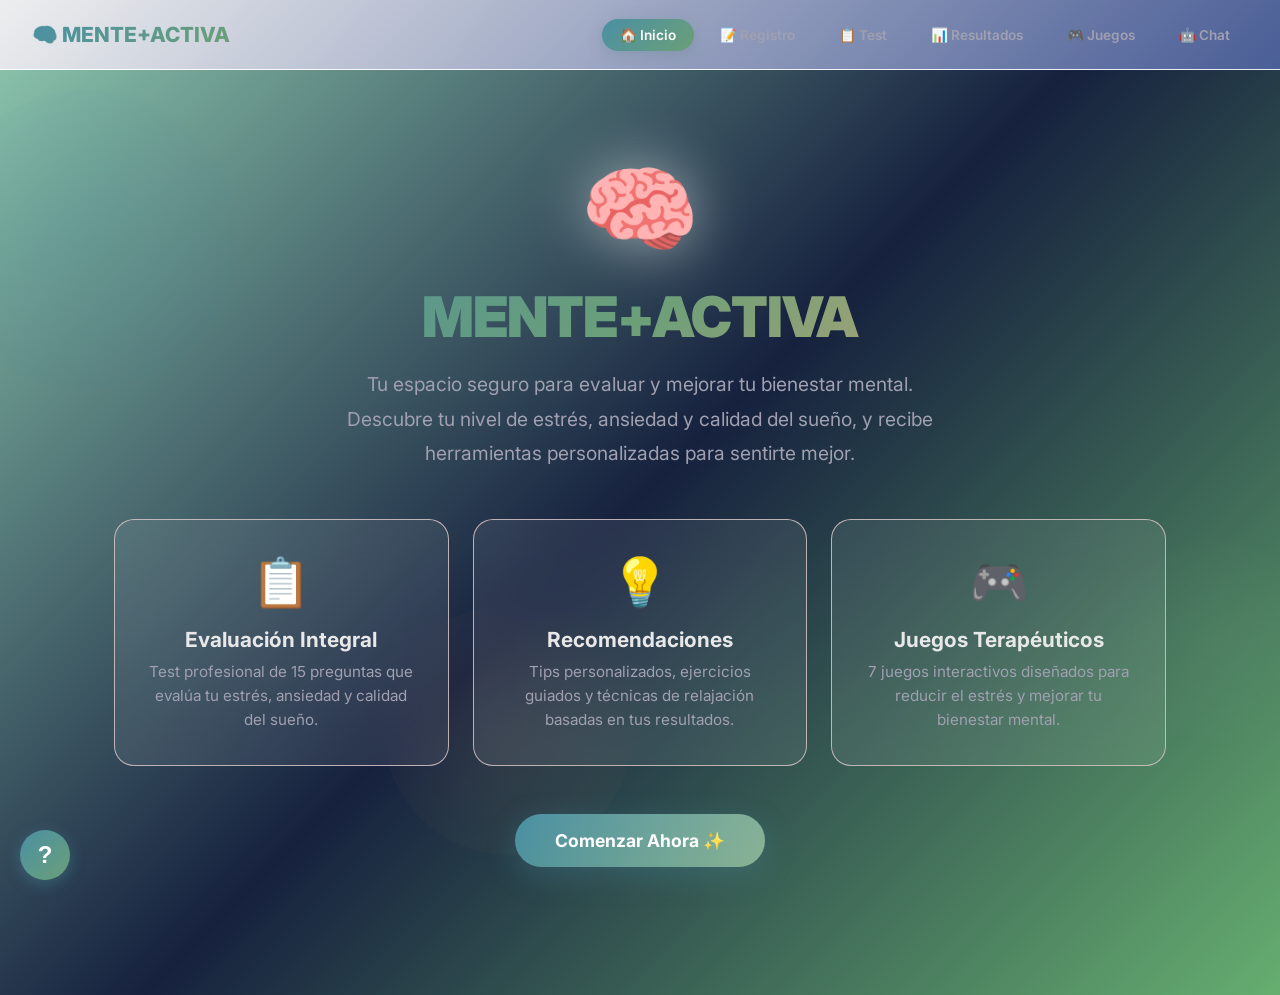
<file: menteactiva.html>
<!DOCTYPE html>
<html lang="es">
<head>
  <meta charset="UTF-8">
  <meta name="viewport" content="width=device-width, initial-scale=1.0">
  <title>MENTE+ACTIVA - Bienestar Mental</title>
  <link rel="icon" type="image/svg+xml" href="data:image/svg+xml,<svg xmlns='http://www.w3.org/2000/svg' viewBox='0 0 100 100'><text y='.9em' font-size='90'>🧠</text></svg>">
  <link rel="stylesheet" href="styles.css">
</head>
<body>
  <div id="app"></div>
  <script src="script.js"></script>
</body>
</html>
</file>
<file: styles.css>
@import url('https://fonts.googleapis.com/css2?family=Inter:wght@300;400;500;600;700;800;900&display=swap');

* {
  margin: 0;
  padding: 0;
  box-sizing: border-box;
}

:root {
  --primary: #4A90A4;
  --primary-dark: #3A7A8E;
  --secondary: #6B9F78;
  --accent: #D4A574;
  --bg-dark: #1a1a2e;
  --bg-card: rgba(255,255,255,0.08);
  --text: #e8e8e8;
  --text-secondary: #a0a0b0;
}

body {
  font-family: 'Inter', sans-serif;
  background: linear-gradient(135deg, #65b793ba 0%, #16213e 50%, #66ae70 100%);
  color: var(--text);
  min-height: 100vh;
  overflow-x: hidden;
}

/* SCROLLBAR */
::-webkit-scrollbar { width: 8px; }
::-webkit-scrollbar-track { background: var(--bg-dark); }
::-webkit-scrollbar-thumb { background: var(--primary); border-radius: 4px; }

/* ANIMACIONES */
@keyframes fadeInUp {
  from { opacity: 0; transform: translateY(30px); }
  to { opacity: 1; transform: translateY(0); }
}
@keyframes float {
  0%, 100% { transform: translateY(0px); }
  50% { transform: translateY(-20px); }
}
@keyframes glow {
  0%, 100% { filter: drop-shadow(0 0 20px rgba(134, 198, 216, 0.909)); }
  50% { filter: drop-shadow(0 0 40px rgba(74,144,164,0.6)); }
}
@keyframes shimmer {
  0% { background-position: -200% center; }
  100% { background-position: 200% center; }
}
@keyframes breathe {
  0%, 100% { transform: scale(1); opacity: 0.3; }
  50% { transform: scale(1.1); opacity: 0.5; }
}
@keyframes popIn {
  0% { transform: scale(0); opacity: 0; }
  70% { transform: scale(1.1); }
  100% { transform: scale(1); opacity: 1; }
}
@keyframes slideDown {
  from { opacity: 0; transform: translateY(-20px); }
  to { opacity: 1; transform: translateY(0); }
}
@keyframes typingDot {
  0%, 100% { opacity: 0.3; }
  50% { opacity: 1; }
}
@keyframes progressFill {
  from { stroke-dashoffset: 283; }
}
@keyframes bubbleFloat {
  0% { transform: translateY(0) scale(1); opacity: 0.8; }
  50% { transform: translateY(-30px) scale(1.2); opacity: 1; }
  100% { transform: translateY(-60px) scale(0.8); opacity: 0; }
}
@keyframes spin {
  to { transform: rotate(360deg); }
}

.animate-fadeInUp { animation: fadeInUp 0.8s ease-out forwards; }
.animate-float { animation: float 3s ease-in-out infinite; }
.animate-glow { animation: glow 2s ease-in-out infinite; }
.animate-shimmer { animation: shimmer 2s infinite; }
.animate-popIn { animation: popIn 0.5s ease-out forwards; }

/* DECORATIVE SPHERES */
.sphere {
  position: fixed;
  border-radius: 50%;
  pointer-events: none;
  z-index: 0;
  animation: breathe 4s ease-in-out infinite;
}
.sphere-1 {
  width: 300px; height: 300px;
  background: radial-gradient(circle, rgba(74,144,164,0.15), transparent);
  top: 10%; left: -5%;
}
.sphere-2 {
  width: 200px; height: 200px;
  background: radial-gradient(circle, rgba(107,159,120,0.15), transparent);
  top: 60%; right: -3%;
  animation-delay: 2s;
}
.sphere-3 {
  width: 250px; height: 250px;
  background: radial-gradient(circle, rgba(212,165,116,0.1), transparent);
  bottom: 5%; left: 30%;
  animation-delay: 1s;
}

/* NAV */
.nav {
  background: linear-gradient(135deg, rgba(242, 240, 242, 0.95), rgba(77, 97, 155, 0.95));
  backdrop-filter: blur(20px);
  border-bottom: 1px solid rgba(255, 255, 255, 0.879);
  padding: 0 2rem;
  display: flex;
  align-items: center;
  justify-content: space-between;
  height: 70px;
  position: sticky;
  top: 0;
  z-index: 100;
}
.nav-brand {
  font-size: 1.3rem;
  font-weight: 800;
  background: linear-gradient(135deg, var(--primary), var(--secondary));
  -webkit-background-clip: text;
  -webkit-text-fill-color: transparent;
  display: flex;
  align-items: center;
  gap: 8px;
}
.nav-links {
  display: flex;
  gap: 8px;
  flex-wrap: wrap;
}
.nav-btn {
  padding: 8px 18px;
  border-radius: 25px;
  border: none;
  cursor: pointer;
  font-size: 0.85rem;
  font-weight: 600;
  transition: all 0.3s;
  font-family: 'Inter', sans-serif;
  background: transparent;
  color: var(--text-secondary);
}
.nav-btn:hover {
  background: rgba(208, 211, 211, 0.844);
  color: var(--text);
}
.nav-btn.active {
  background: linear-gradient(135deg, var(--primary), var(--secondary));
  color: white;
  box-shadow: 0 4px 15px rgba(88, 124, 133, 0.3);
}

/* MAIN CONTENT */
.main-content {
  position: relative;
  z-index: 1;
  max-width: 1100px;
  margin: 0 auto;
  padding: 2rem 1.5rem 5rem;
  min-height: calc(100vh - 70px);
}

/* WELCOME PAGE */
.welcome-container {
  text-align: center;
  padding: 3rem 0;
  animation: fadeInUp 0.8s ease-out;
}
.welcome-brain {
  font-size: 6rem;
  animation: float 3s ease-in-out infinite;
  filter: drop-shadow(0 0 30px rgba(182, 192, 195, 0.837));
  margin-bottom: 1rem;
  display: block;
}
.welcome-title {
  font-size: 3.5rem;
  font-weight: 900;
  background: linear-gradient(135deg, var(--primary), var(--secondary), var(--accent));
  -webkit-background-clip: text;
  -webkit-text-fill-color: transparent;
  margin-bottom: 1rem;
  letter-spacing: -1px;
}
.welcome-subtitle {
  font-size: 1.2rem;
  color: var(--text-secondary);
  max-width: 600px;
  margin: 0 auto 3rem;
  line-height: 1.8;
}
.features-grid {
  display: grid;
  grid-template-columns: repeat(auto-fit, minmax(250px, 1fr));
  gap: 1.5rem;
  margin-bottom: 3rem;
}
.feature-card {
  background: var(--bg-card);
  backdrop-filter: blur(20px);
  border: 1px solid rgba(215, 197, 197, 0.853);
  border-radius: 20px;
  padding: 2rem;
  transition: all 0.4s;
  animation: fadeInUp 0.8s ease-out forwards;
  opacity: 0;
}
.feature-card:nth-child(1) { animation-delay: 0.2s; }
.feature-card:nth-child(2) { animation-delay: 0.4s; }
.feature-card:nth-child(3) { animation-delay: 0.6s; }
.feature-card:hover {
  transform: translateY(-8px);
  border-color: rgba(138, 188, 202, 0.3);
  box-shadow: 0 20px 60px rgba(210, 127, 127, 0.3);
}
.feature-icon {
  font-size: 3rem;
  margin-bottom: 1rem;
  display: block;
}
.feature-title {
  font-size: 1.3rem;
  font-weight: 700;
  margin-bottom: 0.5rem;
  color: var(--text);
}
.feature-desc {
  color: var(--text-secondary);
  line-height: 1.6;
  font-size: 0.95rem;
}

/* BUTTONS */
.btn-primary {
  padding: 16px 40px;
  border-radius: 30px;
  border: none;
  cursor: pointer;
  font-size: 1.1rem;
  font-weight: 700;
  font-family: 'Inter', sans-serif;
  background: linear-gradient(135deg, var(--primary), var(--secondary));
  color: white;
  transition: all 0.3s;
  box-shadow: 0 8px 30px rgba(74,144,164,0.3);
  position: relative;
  overflow: hidden;
}
.btn-primary::after {
  content: '';
  position: absolute;
  top: 0; left: 0; right: 0; bottom: 0;
  background: linear-gradient(90deg, transparent, rgba(255,255,255,0.2), transparent);
  background-size: 200% 100%;
  animation: shimmer 3s infinite;
}
.btn-primary:hover {
  transform: translateY(-3px);
  box-shadow: 0 12px 40px rgba(74,144,164,0.5);
}
.btn-secondary {
  padding: 12px 30px;
  border-radius: 25px;
  border: 2px solid var(--primary);
  cursor: pointer;
  font-size: 1rem;
  font-weight: 600;
  font-family: 'Inter', sans-serif;
  background: transparent;
  color: var(--primary);
  transition: all 0.3s;
}
.btn-secondary:hover {
  background: var(--primary);
  color: white;
  transform: translateY(-2px);
}
.btn-game {
  padding: 10px 24px;
  border-radius: 20px;
  border: none;
  cursor: pointer;
  font-size: 0.9rem;
  font-weight: 600;
  font-family: 'Inter', sans-serif;
  background: linear-gradient(135deg, var(--primary), var(--primary-dark));
  color: white;
  transition: all 0.3s;
}
.btn-game:hover {
  transform: translateY(-2px);
  box-shadow: 0 6px 20px rgba(74,144,164,0.4);
}

/* GLASS CARD */
.glass-card {
  background: var(--bg-card);
  backdrop-filter: blur(20px);
  border: 1px solid rgba(255,255,255,0.08);
  border-radius: 24px;
  padding: 2.5rem;
  animation: fadeInUp 0.8s ease-out;
}

/* REGISTER FORM */
.register-container {
  max-width: 500px;
  margin: 2rem auto;
}
.register-title {
  text-align: center;
  font-size: 2rem;
  font-weight: 800;
  margin-bottom: 0.5rem;
  background: linear-gradient(135deg, var(--primary), var(--secondary));
  -webkit-background-clip: text;
  -webkit-text-fill-color: transparent;
}
.register-subtitle {
  text-align: center;
  color: var(--text-secondary);
  margin-bottom: 2rem;
}
.form-group {
  margin-bottom: 1.5rem;
}
.form-label {
  display: block;
  font-weight: 600;
  margin-bottom: 8px;
  color: var(--text);
  font-size: 0.95rem;
}
.form-input, .form-select {
  width: 100%;
  padding: 14px 18px;
  border-radius: 14px;
  border: 2px solid rgba(255,255,255,0.1);
  background: rgba(255,255,255,0.05);
  color: var(--text);
  font-size: 1rem;
  font-family: 'Inter', sans-serif;
  transition: all 0.3s;
  outline: none;
}
.form-input:focus, .form-select:focus {
  border-color: var(--primary);
  box-shadow: 0 0 20px rgba(74,144,164,0.2);
}
.form-input::placeholder { color: var(--text-secondary); }
.form-select option { background: var(--bg-dark); color: var(--text); }
.form-note {
  text-align: center;
  color: var(--text-secondary);
  font-size: 0.85rem;
  margin-top: 1.5rem;
  padding: 1rem;
  background: rgba(74,144,164,0.1);
  border-radius: 12px;
}

/* TEST */
.test-container {
  max-width: 700px;
  margin: 2rem auto;
}
.progress-section {
  margin-bottom: 2rem;
}
.progress-header {
  display: flex;
  justify-content: space-between;
  align-items: center;
  margin-bottom: 10px;
}
.progress-category {
  font-size: 0.85rem;
  padding: 4px 14px;
  border-radius: 20px;
  font-weight: 600;
}
.cat-stress { background: rgba(239,68,68,0.2); color: #ef4444; }
.cat-anxiety { background: rgba(245,158,11,0.2); color: #f59e0b; }
.cat-sleep { background: rgba(99,102,241,0.2); color: #818cf8; }
.progress-text {
  color: var(--text-secondary);
  font-weight: 600;
  font-size: 0.9rem;
}
.progress-bar {
  height: 8px;
  background: rgba(255,255,255,0.1);
  border-radius: 10px;
  overflow: hidden;
  position: relative;
}
.progress-fill {
  height: 100%;
  border-radius: 10px;
  background: linear-gradient(90deg, var(--primary), var(--secondary));
  transition: width 0.5s ease;
  position: relative;
}
.progress-fill::after {
  content: '';
  position: absolute;
  top: 0; left: 0; right: 0; bottom: 0;
  background: linear-gradient(90deg, transparent, rgba(255,255,255,0.3), transparent);
  background-size: 200% 100%;
  animation: shimmer 2s infinite;
}
.question-card {
  text-align: center;
  animation: fadeInUp 0.5s ease-out;
}
.question-number {
  font-size: 0.9rem;
  color: var(--primary);
  font-weight: 700;
  margin-bottom: 1rem;
  text-transform: uppercase;
  letter-spacing: 2px;
}
.question-text {
  font-size: 1.4rem;
  font-weight: 700;
  margin-bottom: 2rem;
  line-height: 1.5;
  color: var(--text);
}
.options-list {
  display: flex;
  flex-direction: column;
  gap: 12px;
}
.option-btn {
  display: flex;
  align-items: center;
  gap: 14px;
  padding: 16px 20px;
  border-radius: 14px;
  border: 2px solid rgba(255,255,255,0.08);
  background: rgba(255,255,255,0.03);
  color: var(--text);
  cursor: pointer;
  transition: all 0.3s;
  text-align: left;
  font-size: 1rem;
  font-family: 'Inter', sans-serif;
}
.option-btn:hover {
  border-color: rgba(74,144,164,0.4);
  background: rgba(74,144,164,0.1);
  transform: translateX(8px);
}
.option-number {
  width: 32px;
  height: 32px;
  border-radius: 50%;
  background: rgba(74,144,164,0.2);
  display: flex;
  align-items: center;
  justify-content: center;
  font-weight: 700;
  font-size: 0.85rem;
  color: var(--primary);
  flex-shrink: 0;
}

/* RESULTS */
.results-container {
  animation: fadeInUp 0.8s ease-out;
}
.results-title {
  text-align: center;
  font-size: 2.2rem;
  font-weight: 800;
  margin-bottom: 0.5rem;
  background: linear-gradient(135deg, var(--primary), var(--secondary));
  -webkit-background-clip: text;
  -webkit-text-fill-color: transparent;
}
.results-name {
  text-align: center;
  color: var(--text-secondary);
  margin-bottom: 2.5rem;
  font-size: 1.1rem;
}
.results-grid {
  display: grid;
  grid-template-columns: repeat(auto-fit, minmax(200px, 1fr));
  gap: 1.5rem;
  margin-bottom: 3rem;
}
.result-card {
  background: var(--bg-card);
  backdrop-filter: blur(20px);
  border: 1px solid rgba(255,255,255,0.08);
  border-radius: 20px;
  padding: 2rem;
  text-align: center;
  animation: popIn 0.6s ease-out forwards;
  opacity: 0;
}
.result-card:nth-child(1) { animation-delay: 0.2s; }
.result-card:nth-child(2) { animation-delay: 0.4s; }
.result-card:nth-child(3) { animation-delay: 0.6s; }
.circle-container {
  position: relative;
  width: 130px;
  height: 130px;
  margin: 0 auto 1rem;
}
.circle-svg {
  width: 130px;
  height: 130px;
  transform: rotate(-90deg);
}
.circle-bg {
  fill: none;
  stroke: rgba(255,255,255,0.1);
  stroke-width: 8;
}
.circle-progress {
  fill: none;
  stroke-width: 8;
  stroke-linecap: round;
  transition: stroke-dashoffset 1.5s ease;
}
.circle-text {
  position: absolute;
  top: 50%;
  left: 50%;
  transform: translate(-50%, -50%);
  font-size: 1.8rem;
  font-weight: 800;
}
.result-label {
  font-size: 1.1rem;
  font-weight: 700;
  margin-bottom: 4px;
}
.result-level {
  font-size: 0.85rem;
  font-weight: 600;
  padding: 4px 12px;
  border-radius: 20px;
  display: inline-block;
}
.level-low { background: rgba(34,197,94,0.2); color: #22c55e; }
.level-medium { background: rgba(245,158,11,0.2); color: #f59e0b; }
.level-high { background: rgba(239,68,68,0.2); color: #ef4444; }

/* RECOMMENDATIONS SECTION */
.section-title {
  font-size: 1.6rem;
  font-weight: 800;
  margin: 2.5rem 0 1.5rem;
  display: flex;
  align-items: center;
  gap: 10px;
}
.rec-grid {
  display: grid;
  grid-template-columns: repeat(auto-fit, minmax(300px, 1fr));
  gap: 1.2rem;
  margin-bottom: 1rem;
}
.rec-card {
  background: var(--bg-card);
  backdrop-filter: blur(20px);
  border: 1px solid rgba(255,255,255,0.08);
  border-radius: 16px;
  padding: 1.5rem;
  transition: all 0.3s;
}
.rec-card:hover {
  transform: translateY(-4px);
  border-color: rgba(74,144,164,0.3);
}
.rec-card-title {
  font-weight: 700;
  font-size: 1.05rem;
  margin-bottom: 8px;
  display: flex;
  align-items: center;
  gap: 8px;
}
.rec-card-text {
  color: var(--text-secondary);
  line-height: 1.6;
  font-size: 0.92rem;
}

/* EXERCISE CARDS */
.exercise-grid {
  display: grid;
  grid-template-columns: repeat(auto-fit, minmax(280px, 1fr));
  gap: 1.2rem;
  margin-bottom: 2rem;
}
.exercise-card {
  background: linear-gradient(135deg, rgba(74,144,164,0.15), rgba(107,159,120,0.15));
  border: 1px solid rgba(74,144,164,0.2);
  border-radius: 16px;
  padding: 1.5rem;
  transition: all 0.3s;
}
.exercise-card:hover {
  transform: translateY(-4px);
  box-shadow: 0 10px 30px rgba(0,0,0,0.2);
}
.exercise-name {
  font-weight: 700;
  font-size: 1.1rem;
  margin-bottom: 8px;
  display: flex;
  align-items: center;
  gap: 8px;
}
.exercise-steps {
  color: var(--text-secondary);
  line-height: 1.7;
  font-size: 0.9rem;
}
.exercise-steps li {
  margin-bottom: 4px;
}

/* RESULTS BUTTONS */
.results-buttons {
  display: flex;
  gap: 1rem;
  justify-content: center;
  flex-wrap: wrap;
  margin-top: 2rem;
}

/* GAMES */
.games-container {
  animation: fadeInUp 0.8s ease-out;
}
.games-title {
  text-align: center;
  font-size: 2.2rem;
  font-weight: 800;
  margin-bottom: 0.5rem;
  background: linear-gradient(135deg, var(--primary), var(--secondary));
  -webkit-background-clip: text;
  -webkit-text-fill-color: transparent;
}
.games-subtitle {
  text-align: center;
  color: var(--text-secondary);
  margin-bottom: 2.5rem;
}
.games-grid {
  display: grid;
  grid-template-columns: repeat(auto-fit, minmax(300px, 1fr));
  gap: 1.5rem;
}
.game-card {
  background: var(--bg-card);
  backdrop-filter: blur(20px);
  border: 1px solid rgba(255,255,255,0.08);
  border-radius: 20px;
  padding: 2rem;
  transition: all 0.4s;
  animation: fadeInUp 0.6s ease-out forwards;
  opacity: 0;
  cursor: pointer;
}
.game-card:hover {
  transform: translateY(-6px);
  border-color: rgba(74,144,164,0.3);
  box-shadow: 0 15px 40px rgba(0,0,0,0.3);
}
.game-icon {
  font-size: 3rem;
  margin-bottom: 1rem;
  display: block;
}
.game-name {
  font-size: 1.2rem;
  font-weight: 700;
  margin-bottom: 8px;
}
.game-desc {
  color: var(--text-secondary);
  font-size: 0.9rem;
  line-height: 1.5;
  margin-bottom: 1.2rem;
}

/* GAME MODAL */
.game-modal-overlay {
  position: fixed;
  top: 0; left: 0; right: 0; bottom: 0;
  background: rgba(0,0,0,0.8);
  backdrop-filter: blur(10px);
  z-index: 200;
  display: flex;
  align-items: center;
  justify-content: center;
  padding: 1rem;
  animation: fadeInUp 0.3s ease-out;
}
.game-modal {
  background: linear-gradient(135deg, #1e1e3a, #1a2a4a);
  border: 1px solid rgba(74,144,164,0.3);
  border-radius: 24px;
  padding: 2rem;
  max-width: 600px;
  width: 100%;
  max-height: 90vh;
  overflow-y: auto;
  position: relative;
}
.game-modal-close {
  position: absolute;
  top: 1rem;
  right: 1rem;
  background: rgba(255,255,255,0.1);
  border: none;
  color: white;
  width: 36px;
  height: 36px;
  border-radius: 50%;
  cursor: pointer;
  font-size: 1.2rem;
  display: flex;
  align-items: center;
  justify-content: center;
  transition: all 0.3s;
}
.game-modal-close:hover {
  background: rgba(239,68,68,0.3);
}
.game-modal-title {
  font-size: 1.5rem;
  font-weight: 800;
  margin-bottom: 1.5rem;
  text-align: center;
}

/* BREATHING GAME */
.breathing-circle-container {
  display: flex;
  flex-direction: column;
  align-items: center;
  gap: 1.5rem;
}
.breathing-circle {
  width: 200px;
  height: 200px;
  border-radius: 50%;
  background: radial-gradient(circle, rgba(74,144,164,0.4), rgba(107,159,120,0.2));
  border: 3px solid var(--primary);
  display: flex;
  align-items: center;
  justify-content: center;
  font-size: 1.3rem;
  font-weight: 700;
  transition: all 0.5s ease;
}
.breathing-circle.inhale {
  transform: scale(1.4);
  background: radial-gradient(circle, rgba(74,144,164,0.6), rgba(107,159,120,0.3));
  box-shadow: 0 0 60px rgba(74,144,164,0.4);
}
.breathing-circle.hold {
  transform: scale(1.4);
  background: radial-gradient(circle, rgba(245,158,11,0.4), rgba(212,165,116,0.3));
  border-color: var(--accent);
  box-shadow: 0 0 60px rgba(212,165,116,0.4);
}
.breathing-circle.exhale {
  transform: scale(1);
  background: radial-gradient(circle, rgba(107,159,120,0.4), rgba(74,144,164,0.2));
  border-color: var(--secondary);
  box-shadow: 0 0 30px rgba(107,159,120,0.3);
}
.breathing-instruction {
  font-size: 1.2rem;
  font-weight: 600;
  color: var(--text);
  text-align: center;
}
.breathing-timer {
  font-size: 3rem;
  font-weight: 800;
  color: var(--primary);
}

/* MEMORY GAME */
.memory-grid {
  display: grid;
  grid-template-columns: repeat(4, 1fr);
  gap: 10px;
  max-width: 400px;
  margin: 0 auto;
}
.memory-card {
  aspect-ratio: 1;
  border-radius: 14px;
  border: 2px solid rgba(255,255,255,0.1);
  background: rgba(255,255,255,0.05);
  cursor: pointer;
  display: flex;
  align-items: center;
  justify-content: center;
  font-size: 2rem;
  transition: all 0.3s;
  user-select: none;
}
.memory-card.flipped, .memory-card.matched {
  background: rgba(74,144,164,0.2);
  border-color: var(--primary);
}
.memory-card.matched {
  background: rgba(107,159,120,0.3);
  border-color: var(--secondary);
}
.memory-card:hover:not(.flipped):not(.matched) {
  border-color: rgba(74,144,164,0.4);
  transform: scale(1.05);
}
.memory-score {
  text-align: center;
  margin-bottom: 1rem;
  font-weight: 600;
  color: var(--text-secondary);
}

/* MANDALA */
.mandala-container {
  text-align: center;
}
.mandala-svg-container {
  display: flex;
  justify-content: center;
  margin-bottom: 1rem;
}
.mandala-svg-container svg {
  max-width: 100%;
}
.mandala-colors {
  display: flex;
  gap: 8px;
  justify-content: center;
  flex-wrap: wrap;
  margin-bottom: 1rem;
}
.mandala-color-btn {
  width: 36px;
  height: 36px;
  border-radius: 50%;
  border: 3px solid transparent;
  cursor: pointer;
  transition: all 0.3s;
}
.mandala-color-btn:hover {
  transform: scale(1.2);
}
.mandala-color-btn.active {
  border-color: white;
  box-shadow: 0 0 15px rgba(255,255,255,0.3);
}
.mandala-section {
  cursor: pointer;
  transition: all 0.3s;
  stroke: rgba(255,255,255,0.3);
  stroke-width: 1;
}
.mandala-section:hover {
  opacity: 0.8;
  stroke-width: 2;
  stroke: white;
}

/* BUBBLE GAME */
.bubble-area {
  position: relative;
  height: 400px;
  background: rgba(0,0,0,0.2);
  border-radius: 16px;
  overflow: hidden;
  margin-bottom: 1rem;
}
.bubble {
  position: absolute;
  border-radius: 50%;
  cursor: pointer;
  display: flex;
  align-items: center;
  justify-content: center;
  font-size: 1.5rem;
  transition: transform 0.1s;
  animation: bubbleFloat 3s ease-in-out forwards;
}
.bubble:hover { transform: scale(1.1); }
.bubble-score {
  text-align: center;
  font-size: 1.2rem;
  font-weight: 700;
  color: var(--primary);
}

/* PUZZLE GAME */
.puzzle-grid {
  display: grid;
  grid-template-columns: repeat(3, 1fr);
  gap: 6px;
  max-width: 300px;
  margin: 0 auto 1rem;
}
.puzzle-tile {
  aspect-ratio: 1;
  border-radius: 10px;
  display: flex;
  align-items: center;
  justify-content: center;
  font-size: 1.5rem;
  font-weight: 800;
  cursor: pointer;
  transition: all 0.2s;
  border: none;
  font-family: 'Inter', sans-serif;
}
.puzzle-tile.filled {
  background: linear-gradient(135deg, var(--primary), var(--primary-dark));
  color: white;
}
.puzzle-tile.filled:hover {
  transform: scale(1.05);
  box-shadow: 0 4px 15px rgba(74,144,164,0.4);
}
.puzzle-tile.empty {
  background: rgba(255,255,255,0.05);
}
.puzzle-moves {
  text-align: center;
  font-weight: 600;
  color: var(--text-secondary);
}

/* ZEN GARDEN */
.zen-canvas-container {
  text-align: center;
}
.zen-canvas {
  border-radius: 16px;
  cursor: crosshair;
  background: linear-gradient(135deg, #2a1f1a, #3a2f20);
  margin-bottom: 1rem;
  max-width: 100%;
}
.zen-tools {
  display: flex;
  gap: 8px;
  justify-content: center;
  flex-wrap: wrap;
  margin-bottom: 1rem;
}
.zen-tool-btn {
  padding: 8px 16px;
  border-radius: 20px;
  border: 2px solid rgba(255,255,255,0.1);
  background: rgba(255,255,255,0.05);
  color: var(--text);
  cursor: pointer;
  font-family: 'Inter', sans-serif;
  font-size: 0.85rem;
  font-weight: 600;
  transition: all 0.3s;
}
.zen-tool-btn:hover {
  border-color: var(--primary);
}
.zen-tool-btn.active {
  background: var(--primary);
  border-color: var(--primary);
}

/* SIMON GAME */
.simon-container {
  text-align: center;
}
.simon-grid {
  display: grid;
  grid-template-columns: repeat(2, 1fr);
  gap: 10px;
  max-width: 280px;
  margin: 0 auto 1.5rem;
}
.simon-btn {
  aspect-ratio: 1;
  border-radius: 16px;
  border: none;
  cursor: pointer;
  transition: all 0.2s;
  opacity: 0.6;
}
.simon-btn:hover { opacity: 0.8; }
.simon-btn.active {
  opacity: 1;
  transform: scale(1.05);
  box-shadow: 0 0 30px currentColor;
}
.simon-btn.red { background: #ef4444; color: #ef4444; }
.simon-btn.blue { background: #3b82f6; color: #3b82f6; }
.simon-btn.green { background: #22c55e; color: #22c55e; }
.simon-btn.yellow { background: #eab308; color: #eab308; }
.simon-info {
  font-weight: 600;
  color: var(--text-secondary);
  margin-bottom: 1rem;
}

/* CHATBOT */
.chat-container {
  max-width: 700px;
  margin: 2rem auto;
  animation: fadeInUp 0.8s ease-out;
}
.chat-title {
  text-align: center;
  font-size: 2.2rem;
  font-weight: 800;
  margin-bottom: 0.5rem;
  background: linear-gradient(135deg, var(--primary), var(--secondary));
  -webkit-background-clip: text;
  -webkit-text-fill-color: transparent;
}
.chat-subtitle {
  text-align: center;
  color: var(--text-secondary);
  margin-bottom: 1.5rem;
}
.chat-box {
  background: var(--bg-card);
  backdrop-filter: blur(20px);
  border: 1px solid rgba(255,255,255,0.08);
  border-radius: 20px;
  height: 450px;
  display: flex;
  flex-direction: column;
  overflow: hidden;
}
.chat-messages {
  flex: 1;
  overflow-y: auto;
  padding: 1.5rem;
  display: flex;
  flex-direction: column;
  gap: 1rem;
}
.chat-message {
  display: flex;
  gap: 10px;
  animation: fadeInUp 0.3s ease-out;
}
.chat-message.user {
  flex-direction: row-reverse;
}
.chat-avatar {
  width: 36px;
  height: 36px;
  border-radius: 50%;
  display: flex;
  align-items: center;
  justify-content: center;
  font-size: 1.1rem;
  flex-shrink: 0;
}
.chat-message.bot .chat-avatar {
  background: linear-gradient(135deg, var(--primary), var(--secondary));
}
.chat-message.user .chat-avatar {
  background: linear-gradient(135deg, var(--accent), #c4956a);
}
.chat-bubble {
  max-width: 75%;
  padding: 12px 16px;
  border-radius: 16px;
  line-height: 1.6;
  font-size: 0.95rem;
}
.chat-message.bot .chat-bubble {
  background: rgba(74,144,164,0.15);
  border: 1px solid rgba(74,144,164,0.2);
  border-top-left-radius: 4px;
}
.chat-message.user .chat-bubble {
  background: rgba(212,165,116,0.15);
  border: 1px solid rgba(212,165,116,0.2);
  border-top-right-radius: 4px;
}
.chat-input-area {
  padding: 1rem 1.5rem;
  border-top: 1px solid rgba(255,255,255,0.08);
  display: flex;
  gap: 10px;
}
.chat-input {
  flex: 1;
  padding: 12px 18px;
  border-radius: 25px;
  border: 2px solid rgba(255,255,255,0.1);
  background: rgba(255,255,255,0.05);
  color: var(--text);
  font-size: 0.95rem;
  font-family: 'Inter', sans-serif;
  outline: none;
  transition: all 0.3s;
}
.chat-input:focus {
  border-color: var(--primary);
}
.chat-input::placeholder { color: var(--text-secondary); }
.chat-send {
  width: 46px;
  height: 46px;
  border-radius: 50%;
  border: none;
  background: linear-gradient(135deg, var(--primary), var(--secondary));
  color: white;
  cursor: pointer;
  font-size: 1.2rem;
  display: flex;
  align-items: center;
  justify-content: center;
  transition: all 0.3s;
  flex-shrink: 0;
}
.chat-send:hover {
  transform: scale(1.05);
  box-shadow: 0 4px 15px rgba(74,144,164,0.4);
}
.quick-questions {
  display: flex;
  gap: 8px;
  flex-wrap: wrap;
  padding: 0.5rem 1.5rem 1rem;
}
.quick-btn {
  padding: 6px 14px;
  border-radius: 20px;
  border: 1px solid rgba(74,144,164,0.3);
  background: rgba(74,144,164,0.1);
  color: var(--primary);
  cursor: pointer;
  font-size: 0.8rem;
  font-family: 'Inter', sans-serif;
  transition: all 0.3s;
  white-space: nowrap;
}
.quick-btn:hover {
  background: rgba(74,144,164,0.2);
  transform: translateY(-1px);
}
.typing-indicator {
  display: flex;
  gap: 4px;
  padding: 8px 0;
  align-items: center;
}
.typing-dot {
  width: 8px;
  height: 8px;
  border-radius: 50%;
  background: var(--primary);
  animation: typingDot 1s infinite;
}
.typing-dot:nth-child(2) { animation-delay: 0.2s; }
.typing-dot:nth-child(3) { animation-delay: 0.4s; }

/* INFO BUTTON */
.info-btn {
  position: fixed;
  bottom: 20px;
  left: 20px;
  width: 50px;
  height: 50px;
  border-radius: 50%;
  background: linear-gradient(135deg, var(--primary), var(--secondary));
  border: none;
  color: white;
  font-size: 1.5rem;
  font-weight: 800;
  cursor: pointer;
  z-index: 150;
  transition: all 0.3s;
  box-shadow: 0 4px 15px rgba(74,144,164,0.4);
  display: flex;
  align-items: center;
  justify-content: center;
}
.info-btn:hover {
  transform: scale(1.1);
  box-shadow: 0 6px 25px rgba(74,144,164,0.6);
}
.info-panel {
  position: fixed;
  bottom: 80px;
  left: 20px;
  width: 350px;
  background: linear-gradient(135deg, rgba(26,26,46,0.98), rgba(22,33,62,0.98));
  backdrop-filter: blur(20px);
  border: 1px solid rgba(74,144,164,0.3);
  border-radius: 20px;
  padding: 2rem;
  z-index: 150;
  animation: slideDown 0.3s ease-out;
  box-shadow: 0 20px 60px rgba(0,0,0,0.5);
}
.info-panel-title {
  font-size: 1.3rem;
  font-weight: 800;
  margin-bottom: 1.2rem;
  background: linear-gradient(135deg, var(--primary), var(--secondary));
  -webkit-background-clip: text;
  -webkit-text-fill-color: transparent;
  text-align: center;
}
.info-section {
  margin-bottom: 1rem;
  padding-bottom: 1rem;
  border-bottom: 1px solid rgba(255,255,255,0.08);
}
.info-section:last-child {
  border-bottom: none;
  margin-bottom: 0;
  padding-bottom: 0;
}
.info-section-title {
  font-size: 0.8rem;
  text-transform: uppercase;
  letter-spacing: 2px;
  color: var(--primary);
  font-weight: 700;
  margin-bottom: 8px;
}
.info-name {
  color: var(--text-secondary);
  font-size: 0.9rem;
  line-height: 1.8;
}
.info-copyright {
  text-align: center;
  color: var(--text-secondary);
  font-size: 0.85rem;
  font-weight: 600;
  margin-top: 1rem;
  padding-top: 1rem;
  border-top: 1px solid rgba(255,255,255,0.08);
}

/* GAME WIN MESSAGE */
.game-win {
  text-align: center;
  padding: 2rem;
  animation: popIn 0.5s ease-out;
}
.game-win-emoji {
  font-size: 4rem;
  margin-bottom: 1rem;
  display: block;
}
.game-win-text {
  font-size: 1.3rem;
  font-weight: 700;
  color: var(--secondary);
  margin-bottom: 1rem;
}

/* RESPONSIVE */
@media (max-width: 768px) {
  .nav { padding: 0 1rem; flex-wrap: wrap; height: auto; padding: 0.8rem 1rem; gap: 8px; }
  .nav-links { gap: 4px; }
  .nav-btn { padding: 6px 12px; font-size: 0.75rem; }
  .welcome-title { font-size: 2.2rem; }
  .welcome-brain { font-size: 4rem; }
  .main-content { padding: 1.5rem 1rem 5rem; }
  .glass-card { padding: 1.5rem; }
  .features-grid { grid-template-columns: 1fr; }
  .results-grid { grid-template-columns: 1fr; }
  .games-grid { grid-template-columns: 1fr; }
  .rec-grid { grid-template-columns: 1fr; }
  .exercise-grid { grid-template-columns: 1fr; }
  .info-panel { width: calc(100% - 40px); left: 20px; }
  .memory-grid { grid-template-columns: repeat(4, 1fr); gap: 6px; }
  .chat-box { height: 400px; }
  .question-text { font-size: 1.1rem; }
}
</file>
